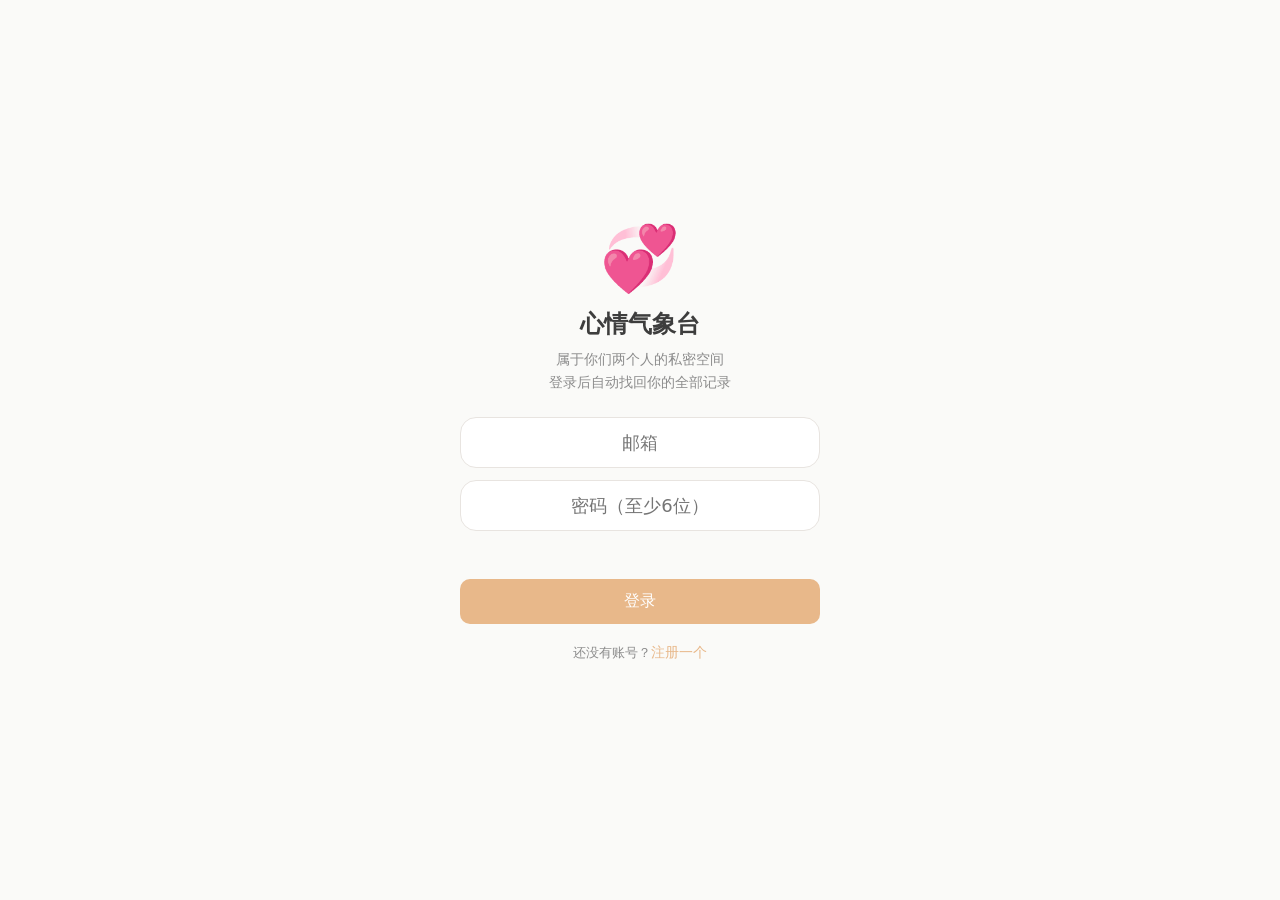
<file: index.html>
<!DOCTYPE html>
<html lang="zh-CN">
<head>
<meta charset="UTF-8">
<meta http-equiv="Content-Type" content="text/html; charset=UTF-8">
<meta http-equiv="Cache-Control" content="no-cache,no-store,must-revalidate">
<meta http-equiv="Pragma" content="no-cache">
<meta http-equiv="Expires" content="0">
<meta name="viewport" content="width=device-width,initial-scale=1,maximum-scale=1,user-scalable=no,viewport-fit=cover">
<meta name="apple-mobile-web-app-capable" content="yes">
<meta name="apple-mobile-web-app-status-bar-style" content="default">
<meta name="theme-color" content="#FAFAF8">
<title>心情气象台</title>
<script>console.log('v3 loaded');document.body.style.background='#FFF7ED';</script>
<link rel="manifest" href="manifest.json?v=128">
<link rel="icon" type="image/png" href="icon-192.png?v=128">
<link rel="apple-touch-icon" href="apple-touch-icon.png?v=128">
<link rel="stylesheet" href="css/style.css?v=128">
</head>
<body>

<div id="screen-auth" style="display:none"></div>

<div id="app">

<div id="view-weather" class="view active">
<header class="view-header"><h1>心情气象台</h1><span class="room-badge" id="room-badge"></span></header>

<div id="care-banner"></div>
<div id="status-area"></div>

<div class="card my-mood-card" id="my-mood-card">
<div class="mood3d-wrapper">
<div class="mood3d-button"><span class="mood3d-shine"></span><span class="mood3d-icon" id="mood3d-icon">☀️</span><span class="mood3d-label" id="mood3d-label">晴朗</span></div>
<div class="mood3d-shadow"></div>
</div>
<div class="mood3d-grid">
<div class="mood3d-opt" data-mood="sunny" onclick="pickMood('sunny')"><span>☀️</span><span>晴朗</span></div>
<div class="mood3d-opt" data-mood="cloudy" onclick="pickMood('cloudy')"><span>☁️</span><span>多云</span></div>
<div class="mood3d-opt" data-mood="rainy" onclick="pickMood('rainy')"><span>🌧️</span><span>雨天</span></div>
<div class="mood3d-opt" data-mood="storm" onclick="pickMood('storm')"><span>⛈️</span><span>雷暴</span></div>
<div class="mood3d-opt" data-mood="love" onclick="pickMood('love')"><span>❤️</span><span>爱心</span></div>
<div class="mood3d-opt" data-mood="dnd" onclick="pickMood('dnd')"><span>🔕</span><span>勿扰</span></div>
</div>
<div id="mood-note-display"></div>
</div>

<div id="daily-section"></div>

<div id="crane-jar-card" style="display:none"></div>
<div class="card partner-mood-card" id="partner-card" style="display:none">
<div class="card-title" id="partner-mood-title">TA的心情</div>
<div class="partner-mood-display"><span class="partner-mood-icon" id="partner-mood-icon">☀️</span><div><div class="partner-mood-label" id="partner-mood-label">晴朗</div><div class="partner-mood-updated" id="partner-mood-updated">尚未更新</div></div></div>
<div class="partner-mood-note" id="partner-mood-note"></div>
</div>

<div class="card" id="invite-card" style="display:none"></div>
</div>

<div id="view-chat" class="view">
<div id="timeline-area"></div>
<div id="input-bar-area"></div>
</div>

<div id="view-treehole" class="view">
<header class="view-header"><h1>树洞</h1><span class="header-subtitle">你的私密空间</span></header>
<div id="shared-diary-section"></div>
<div id="capsule-section"></div>
<div id="diary-section"></div>
<div id="memorial-section"></div>
</div>

<div id="view-settings" class="view">
<header class="view-header"><h1>设置</h1></header>
<div id="profile-section"></div>
<div class="settings-list">
<div class="card setting-item"><div class="setting-info"><div class="setting-label">TA的称呼</div><div class="setting-desc" id="setting-partner-name"></div></div><button class="btn-text" onclick="editPartnerName()">修改</button></div>
<div class="card setting-item" id="setting-pair"><div class="setting-info"><div class="setting-label">连接TA</div><div class="setting-desc">创建或加入房间</div></div><button class="btn-text" onclick="openPairing()">去连接</button></div>
<div class="card setting-item" id="setting-room" style="display:none"><div class="setting-info"><div class="setting-label">房间号</div><div class="setting-desc" id="setting-room-code"></div></div><button class="btn-text btn-danger" onclick="leaveAndReset()">退出房间</button></div>
<div class="card" id="setting-members-card" style="display:none">
<div class="setting-label" style="margin-bottom:10px">房间成员 <span id="setting-member-count" style="color:var(--accent-warm)"></span></div>
<div id="setting-members"></div>
</div>
<div class="card setting-item" id="setting-clear-chat" style="display:none"><div class="setting-info"><div class="setting-label">清空聊天记录</div><div class="setting-desc">双方一起清空，心情和日记不受影响</div></div><button class="btn-text btn-danger" onclick="clearChatHistory()">清空</button></div>
<div class="card setting-item"><div class="setting-info"><div class="setting-label">新消息提醒</div><div class="setting-desc" id="setting-push-desc">已关闭</div></div><button class="btn-text" id="setting-push-btn" onclick="Push.toggle()">开启</button></div>
<div class="card setting-item"><div class="setting-info"><div class="setting-label">提示音</div><div class="setting-desc">收到新消息时响一声</div></div><button class="btn-text" id="setting-push-sound" onclick="Push.toggleSound()">提示音 开 🔊</button></div>
<div class="card setting-item"><div class="setting-info"><div class="setting-label">账号</div><div class="setting-desc" id="setting-account">—</div></div><button class="btn-text" onclick="Account.logout()">退出登录</button></div>
<div class="card setting-item"><div class="setting-info"><div class="setting-label">清除本地缓存</div><div class="setting-desc">只删本机临时缓存，账号和记录保留</div></div><button class="btn-text btn-danger" onclick="clearAllData()">清除</button></div>
</div>
<p class="version-info">心情气象台 v128</p>
</div>

<nav class="tab-bar">
<button class="tab-btn active" data-view="weather"><span class="tab-icon">🏠</span><span class="tab-label">气象台</span></button>
<button class="tab-btn" data-view="chat" id="tab-chat" style="display:none"><span class="tab-icon">💬</span><span class="tab-label">对话</span></button>
<button class="tab-btn" data-view="treehole"><span class="tab-icon">🌳</span><span class="tab-label">树洞</span></button>
<button class="tab-btn" data-view="settings"><span class="tab-icon">⚙️</span><span class="tab-label">设置</span></button>
</nav>
</div>

<!-- v114: 移除 #send-overlay（投递给TA）——旧的独立入口，功能已由对话页输入栏与涂鸦面板覆盖 -->
<div id="doodle-overlay" class="overlay hidden">
<div class="doodle-toolbar"><button class="btn-icon" onclick="Doodle.close(false)">✕</button><span class="doodle-title">情绪涂鸦</span><button class="btn-icon" id="btn-doodle-save" onclick="Doodle.close(true)">✓</button></div>
<div class="doodle-colors" id="doodle-colors">
<button class="color-btn active" data-color="#E57373" style="background:#E57373"></button>
<button class="color-btn" data-color="#FFB74D" style="background:#FFB74D"></button>
<button class="color-btn" data-color="#FFF176" style="background:#FFF176"></button>
<button class="color-btn" data-color="#81C784" style="background:#81C784"></button>
<button class="color-btn" data-color="#64B5F6" style="background:#64B5F6"></button>
<button class="color-btn" data-color="#9575CD" style="background:#9575CD"></button>
<button class="color-btn" data-color="#424242" style="background:#424242"></button>
<button class="color-btn" data-color="#FAFAF8" style="background:#FAFAF8;border:1px solid #ddd"></button>
</div>
<canvas id="doodle-canvas"></canvas>
<div class="doodle-controls">
<div class="brush-sizes" id="brush-sizes">
<button class="size-btn" data-size="3"><span class="brush-dot" style="width:4px;height:4px"></span></button>
<button class="size-btn active" data-size="6"><span class="brush-dot" style="width:8px;height:8px"></span></button>
<button class="size-btn" data-size="12"><span class="brush-dot" style="width:14px;height:14px"></span></button>
</div>
<button class="btn-secondary" id="btn-eraser">🧹 橡皮</button>
<button class="btn-secondary" id="btn-clear-canvas">🗑️ 清空</button>
<div class="bg-colors" id="bg-colors">
<button class="bg-btn active" data-bg="#F5F0EB" style="background:#F5F0EB" title="米黄"></button>
<button class="bg-btn" data-bg="#E8E4E0" style="background:#E8E4E0" title="浅灰"></button>
<button class="bg-btn" data-bg="#D5D0CA" style="background:#D5D0CA" title="深灰"></button>
</div>
</div>
</div>

<div id="profile-overlay" class="pf-overlay hidden"></div>

<div id="pairing-overlay" class="overlay hidden" style="z-index:150">
<div class="send-header"><button class="btn-icon" onclick="closePairing()">✕</button><span class="send-title">连接TA</span></div>
<div id="pairing-options" style="padding:24px 20px;display:flex;flex-direction:column;gap:12px">
<div class="send-option-card" onclick="showCreateRoom()"><span class="send-opt-icon">🏗️</span><span class="send-opt-label">创建房间</span></div>
<div class="send-option-card" onclick="showJoinRoom()"><span class="send-opt-icon">🔑</span><span class="send-opt-label">加入房间</span></div>
<div class="send-option-card" onclick="openScanJoin()"><span class="send-opt-icon">📷</span><span class="send-opt-label">扫码进TA的房间</span></div>
</div>
<div id="pairing-create" class="hidden" style="padding:24px 20px">
<input type="password" id="create-password" class="auth-input" placeholder="设置房间密码（至少8位，别用生日和重复数字）" maxlength="20">
<p class="auth-error" id="create-error"></p>
<button class="btn-primary btn-full" onclick="doCreateRoom()">创建</button>
<div id="room-waiting" class="hidden" style="text-align:center;padding-top:20px">
<div class="auth-waiting-icon">💫</div>
<p style="font-size:14px;color:var(--text-secondary);margin-bottom:12px">等待TA加入…</p>
<div class="my-code-box"><span>房间号</span><strong id="room-code-display" style="cursor:pointer" title="点击复制" onclick="copyRoomCode()"></strong><div id="copy-hint" style="font-size:11px;color:var(--accent-green);margin-top:4px;display:none">已复制！</div></div>
<div style="margin:14px 0 6px;font-size:13px;font-weight:600">让TA扫这个码直接进</div>
<div id="pair-qr" style="display:flex;justify-content:center;background:#fff;border-radius:12px;padding:10px;width:fit-content;margin:0 auto"></div>
<p style="font-size:12px;color:var(--text-secondary);margin-top:8px">TA扫码后会直接跳到加入页，房间号已填好，只要输密码</p>
<button class="btn-secondary btn-full" style="margin-top:10px" onclick="shareInviteLink()">🔗 复制邀请链接</button>
<p style="font-size:12px;color:var(--text-secondary);margin-top:10px">也可以手动把房间号和密码发给TA</p>
<button class="btn-text" onclick="cancelCreate()">取消</button>
</div>
<button class="btn-text" onclick="showPairingOptions()" style="margin-top:8px">← 返回</button>
</div>
<div id="pairing-join" class="hidden" style="padding:24px 20px">
<p id="join-invite-hint" class="hidden" style="font-size:13px;color:var(--accent-green);margin-bottom:8px">💌 已从邀请链接读到房间号，输入密码即可</p>
<input type="text" id="join-code" class="auth-input" placeholder="输入房间号" maxlength="10" style="text-transform:uppercase">
<input type="password" id="join-password" class="auth-input" placeholder="输入房间密码" maxlength="20">
<p class="auth-error" id="join-error"></p>
<button class="btn-primary btn-full" onclick="doJoinRoom()">加入</button>
<button class="btn-text" onclick="startScan()" style="margin-top:8px">📷 用相机扫码</button>
<button class="btn-text" onclick="showPairingOptions()" style="margin-top:8px">← 返回</button>
</div>
<div id="pairing-scan" class="hidden" style="padding:24px 20px;text-align:center">
<div style="position:relative;width:100%;max-width:260px;margin:0 auto;border-radius:14px;overflow:hidden;background:#000">
<video id="scan-video" playsinline muted style="width:100%;display:block"></video>
</div>
<p id="scan-hint" style="font-size:12px;color:var(--text-secondary);margin-top:10px">把TA屏幕上的二维码放进框里</p>
<p class="auth-error" id="scan-error"></p>
<input type="file" id="scan-file" accept="image/*" class="hidden">
<button class="btn-secondary btn-full" onclick="document.getElementById('scan-file').click()" style="margin-top:6px">从相册选二维码</button>
<button class="btn-text" onclick="stopScan();showJoinRoom()" style="margin-top:8px">← 返回</button>
</div>
</div>

<div id="modal-shared-entry" class="modal hidden">
<div class="modal-backdrop"></div>
<div class="modal-card"><h3 id="shared-entry-modal-title"></h3><div class="shared-entry-mood" id="shared-entry-modal-mood"></div><p class="shared-entry-text" id="shared-entry-modal-text"></p><img class="shared-entry-doodle" id="shared-entry-modal-doodle" style="display:none" alt="涂鸦"><button class="btn-secondary btn-full" onclick="document.getElementById('modal-shared-entry').classList.add('hidden')">关闭</button></div>
</div>

<div id="mood-note-modal" class="modal hidden">
<div class="modal-backdrop mood-note-backdrop" onclick="Weather.closeMoodNote()"></div>
<div class="modal-card mood-note-pop">
<div class="mood-note-pop-head"><span class="mood-note-pop-emoji" id="mood-note-pop-emoji">☀️</span><span class="mood-note-pop-label" id="mood-note-pop-label">晴朗</span></div>
<p class="mood-note-pop-hint">发生甚么事情啦...</p>
<textarea id="mood-note-text" class="mood-note-ta" maxlength="60"></textarea>
<div class="mood-note-pop-actions">
<button class="btn-secondary" onclick="Weather.closeMoodNote()">取消</button>
<button class="btn-primary" onclick="Weather.saveMoodNote()">保存</button>
</div>
</div>
</div>

<div id="daily-sheet" class="dc-sheet hidden">
<div class="dc-sheet-backdrop" onclick="Daily.closeSheet(true)"></div>
<div class="dc-sheet-panel">
<div class="dc-sheet-q" id="ds-question"></div>
<textarea id="ds-text" class="dc-sheet-ta" maxlength="300" placeholder="写点什么…"></textarea>
<button class="dc-seal-btn" onclick="Daily.seal()">封存这封信</button>
</div>
</div>

<div id="toast" class="toast hidden"></div>

<div id="ping-overlay" class="cn-overlay hidden" onclick="Crane.hideOverlay()">
<div class="cn-heart-wrap">
<div class="cn-glow"></div>
<svg class="cn-heart" viewBox="0 0 24 22.5" aria-hidden="true" focusable="false"><path d="M12 20.35l-1.45-1.32C5.4 14.36 2 11.28 2 7.5 2 4.42 4.42 2 7.5 2c1.74 0 3.41.81 4.5 2.09C13.09 2.81 14.76 2 16.5 2 19.58 2 22 4.42 22 7.5c0 3.78-3.4 6.86-8.55 11.54L12 20.35z" fill="#E5989B" fill-opacity="0.92"/></svg>
</div>
<div class="cn-overlay-foot">
<span class="cn-ping-text" id="ping-text"></span>
<button class="cn-reply" id="ping-reply" onclick="Crane.reply(event)">我也想你了</button>
</div>
</div>

<script src="js/utils.js?v=128"></script>
<script src="js/qrdecode.js?v=128"></script>
<script src="js/storage.js?v=128"></script>
<script src="js/supabase.js?v=128"></script>
<script src="js/crypto.js?v=128"></script>
<script src="js/sync.js?v=128"></script>
<script src="js/weather.js?v=128"></script>
<script src="js/treehole.js?v=128"></script>
<script src="js/doodle.js?v=128"></script>
<script src="js/care.js?v=128"></script>
<script src="js/crane.js?v=128"></script>
<script src="js/weekly.js?v=128"></script>
<script src="js/push.js?v=128"></script>
<script src="js/daily.js?v=128"></script>
<script src="js/capsule.js?v=128"></script>
<script src="js/profile.js?v=128"></script>
<script src="js/account.js?v=128"></script>
<script src="js/app.js?v=128"></script>
</body>
</html>
</file>
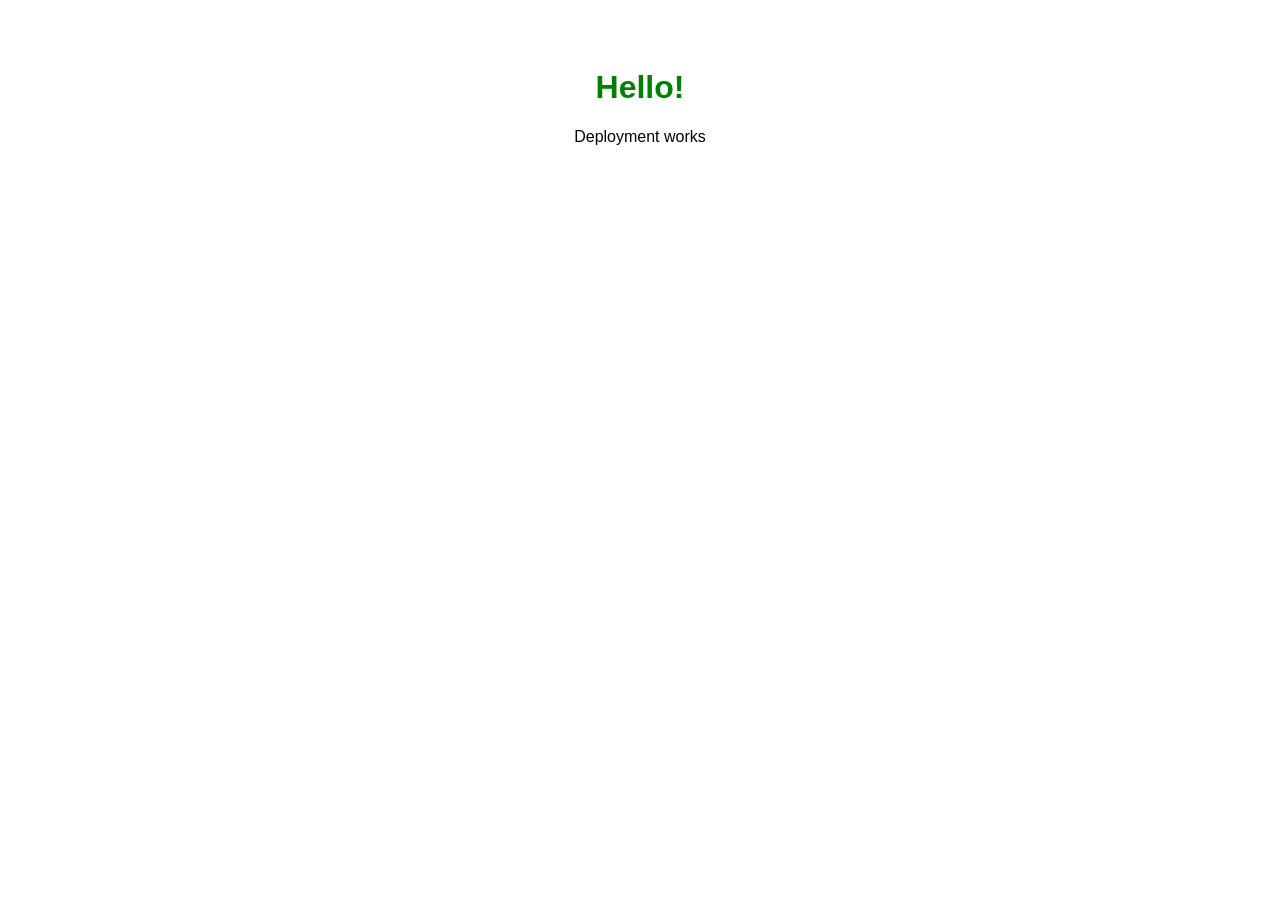
<file: test.html>
<!DOCTYPE html><html><head><meta charset="UTF-8"><meta name="viewport" content="width=device-width,initial-scale=1"><title>Test</title></head><body style="font-family:sans-serif;padding:40px;text-align:center"><h1 style="color:green">Hello!</h1><p>Deployment works</p></body></html>
</file>
<file: css/style.css>
:root{--bg-primary:#FAFAF8;--bg-secondary:#F5F0EB;--bg-card:#FFFFFF;--text-primary:#3D3D3D;--text-secondary:#8C8C8C;--accent-warm:#E8B88A;--accent-blue:#B8C8D8;--accent-green:#A8C8A0;--accent-red:#D4A0A0;--border:#E8E4E0;--shadow:0 2px 8px rgba(0,0,0,0.06);--radius:16px;--radius-sm:10px;--font:'Segoe UI',system-ui,-apple-system,sans-serif;--tab-height:64px;--safe-bottom:env(safe-area-inset-bottom,0px);--primary:#E8B88A;--card:#FFFFFF;--text:#3D3D3D;--text-dim:#8C8C8C;--bg:#FFFFFF}*,*::before,*::after{box-sizing:border-box;margin:0;padding:0}html,body{height:100%;overflow:hidden}body{font-family:var(--font);background:var(--bg-primary);color:var(--text-primary);-webkit-font-smoothing:antialiased;-webkit-tap-highlight-color:transparent;user-select:none;-webkit-user-select:none}#app{height:100%;display:flex;flex-direction:column;max-width:480px;margin:0 auto;position:relative;overflow:hidden}.view{flex:1;overflow-y:auto;overflow-x:hidden;padding:16px 16px 24px;display:none;-webkit-overflow-scrolling:touch}.view.active{display:block}.view-header{display:flex;align-items:baseline;gap:10px;padding:8px 0 16px}.view-header h1{font-size:22px;font-weight:600}.header-subtitle{font-size:13px;color:var(--text-secondary)}.tab-bar{display:flex;background:var(--bg-card);border-top:1px solid var(--border);padding-bottom:var(--safe-bottom);height:calc(var(--tab-height) + var(--safe-bottom));flex-shrink:0}.tab-btn{flex:1;display:flex;flex-direction:column;align-items:center;justify-content:center;gap:2px;border:none;background:none;cursor:pointer;color:var(--text-secondary);transition:color 0.2s;font-family:var(--font);font-size:11px;-webkit-tap-highlight-color:transparent}.tab-btn{position:relative}.tab-btn.has-badge::after{content:'';position:absolute;top:4px;right:50%;margin-right:-18px;width:8px;height:8px;background:#F43F5E;border-radius:50%;border:2px solid var(--bg-card)}.tab-btn.active{color:var(--accent-warm)}.tab-icon{font-size:22px}.tab-label{font-size:11px}.card{background:var(--bg-card);border-radius:var(--radius);padding:16px;margin-bottom:12px;box-shadow:var(--shadow)}.card-title{font-size:14px;font-weight:600;color:var(--text-secondary);margin-bottom:12px}.btn-primary{background:var(--accent-warm);color:white;border:none;border-radius:var(--radius-sm);padding:10px 20px;font-size:15px;font-weight:500;cursor:pointer;font-family:var(--font);-webkit-tap-highlight-color:transparent}.btn-primary:active{background:#d4a67a;transform:scale(0.97)}.btn-secondary{background:var(--bg-secondary);color:var(--text-primary);border:1px solid var(--border);border-radius:var(--radius-sm);padding:10px 20px;font-size:15px;cursor:pointer;font-family:var(--font);-webkit-tap-highlight-color:transparent}.btn-text{background:none;border:none;color:var(--accent-warm);font-size:14px;cursor:pointer;font-family:var(--font);padding:4px 0;-webkit-tap-highlight-color:transparent}.btn-danger{color:var(--accent-red)!important}.btn-icon{background:none;border:none;font-size:20px;cursor:pointer;padding:8px;border-radius:50%;width:40px;height:40px;display:flex;align-items:center;justify-content:center;-webkit-tap-highlight-color:transparent}.btn-full{width:100%;padding:12px;font-size:16px;margin-top:8px}.mood3d-wrapper{display:flex;flex-direction:column;align-items:center;position:relative;padding:8px 0}.mood3d-button{position:relative;width:100px;height:100px;border-radius:50%;border:none;cursor:pointer;display:flex;flex-direction:column;align-items:center;justify-content:center;gap:4px;background:linear-gradient(145deg,#ffffff 0%,#f0ece6 100%);box-shadow:0 8px 32px rgba(0,0,0,0.12),0 4px 8px rgba(0,0,0,0.08),inset 0 1px 0 rgba(255,255,255,0.9),inset 0 -2px 4px rgba(0,0,0,0.04);transform:translateY(-2px);transition:transform 0.1s ease,box-shadow 0.1s ease;-webkit-tap-highlight-color:transparent;font-family:var(--font);outline:none;z-index:2}.mood3d-shine{position:absolute;top:12px;left:25%;width:50%;height:40%;border-radius:50%;background:linear-gradient(180deg,rgba(255,255,255,0.6) 0%,rgba(255,255,255,0) 100%);pointer-events:none}.mood3d-icon{font-size:36px;line-height:1;filter:drop-shadow(0 2px 4px rgba(0,0,0,0.1))}.mood3d-label{font-size:14px;font-weight:600}.mood3d-shadow{width:65px;height:12px;border-radius:50%;background:rgba(0,0,0,0.08);margin-top:-2px;filter:blur(5px)}.mood3d-grid{display:grid;grid-template-columns:repeat(3,1fr);gap:8px;padding-top:12px}.mood3d-opt{display:flex;flex-direction:column;align-items:center;gap:2px;padding:8px 4px;border:2px solid var(--border);border-radius:var(--radius);background:var(--bg-card);cursor:pointer;font-family:var(--font);font-size:11px;color:var(--text-primary);transition:all 0.15s;-webkit-tap-highlight-color:transparent}.mood3d-opt span:first-child{font-size:22px}.mood3d-opt:active{background:var(--bg-secondary);border-color:var(--accent-warm);transform:scale(0.95)}.mood3d-opt.selected{border-color:var(--accent-warm);background:var(--bg-secondary)}.partner-mood-display{display:flex;align-items:center;gap:14px;padding:4px 0}.partner-mood-icon{font-size:36px}.partner-mood-label{font-size:16px;font-weight:600}.partner-mood-updated{font-size:12px;color:var(--text-secondary);margin-top:2px}.partner-doodle-thumb{text-align:center;padding:8px 0}.partner-doodle-thumb img{max-width:160px;max-height:160px;border-radius:var(--radius-sm);border:1px solid var(--border);cursor:pointer}.partner-doodle-date{font-size:12px;color:var(--text-secondary);margin-top:6px}.history-item{display:flex;align-items:center;gap:10px;padding:12px 0;border-bottom:1px solid var(--border);cursor:pointer}.history-item:last-child{border-bottom:none}.history-mood{font-size:20px;flex-shrink:0}.history-preview{flex:1;font-size:14px;overflow:hidden;text-overflow:ellipsis;white-space:nowrap}.history-date{font-size:11px;color:var(--text-secondary);flex-shrink:0}.entry-textarea{width:100%;border:1px solid var(--border);border-radius:var(--radius-sm);padding:12px;font-family:var(--font);font-size:15px;resize:none;background:var(--bg-secondary);color:var(--text-primary);outline:none}.entry-textarea:focus{border-color:var(--accent-warm)}.entry-actions{margin-top:12px}.entry-mood-select{display:flex;gap:6px;margin-bottom:10px}.mood-stamp-btn{width:44px;height:44px;border-radius:50%;border:2px solid var(--border);background:var(--bg-card);font-size:22px;cursor:pointer;transition:all 0.2s;-webkit-tap-highlight-color:transparent;display:flex;align-items:center;justify-content:center}.mood-stamp-btn.selected{border-color:var(--accent-warm);background:var(--bg-secondary);transform:scale(1.1)}.entry-submit-row{display:flex;gap:8px;justify-content:flex-end}.entry-timeline{display:flex;flex-direction:column;gap:8px;margin-top:16px;padding-bottom:40px}.date-group{margin-bottom:8px}.date-group-label{font-size:12px;color:var(--text-secondary);padding:8px 0 4px;font-weight:500}.entry-item{background:var(--bg-card);border-radius:var(--radius-sm);padding:14px 16px;box-shadow:var(--shadow);border-left:3px solid transparent}.entry-item.mood-sunny{border-left-color:#FFB74D}.entry-item.mood-cloudy{border-left-color:#B8C8D8}.entry-item.mood-rainy{border-left-color:#64B5F6}.entry-item.mood-storm{border-left-color:#9575CD}.entry-item.mood-love{border-left-color:#E57373}.entry-item.mood-dnd{border-left-color:#B0B0B0}.entry-item-header{display:flex;justify-content:space-between;align-items:center;margin-bottom:6px}.entry-item-mood{font-size:20px}.entry-item-time{font-size:11px;color:var(--text-secondary)}.entry-item-text{font-size:14px;line-height:1.5;white-space:pre-wrap;word-break:break-word}.entry-item-doodle{margin-top:8px}.entry-item-doodle img{max-width:120px;max-height:120px;border-radius:var(--radius-sm);border:1px solid var(--border);cursor:pointer}.entry-item-actions{display:flex;justify-content:flex-end;gap:8px;margin-top:8px}.share-btn{font-size:12px;padding:6px 12px;border-radius:20px;border:1px solid var(--accent-warm);background:var(--bg-card);color:var(--accent-warm);cursor:pointer;font-family:var(--font)}.share-btn.shared{background:var(--accent-warm);color:white}.delete-btn{font-size:12px;padding:6px 12px;border-radius:20px;border:1px solid var(--border);background:var(--bg-card);color:var(--text-secondary);cursor:pointer;font-family:var(--font)}.delete-btn:active{background:var(--accent-red);color:white;border-color:var(--accent-red)}.settings-list{display:flex;flex-direction:column;gap:8px}.setting-item{display:flex;align-items:center;justify-content:space-between}.setting-info{flex:1;margin-right:12px}.setting-label{font-size:15px;font-weight:500}.setting-desc{font-size:12px;color:var(--text-secondary);margin-top:2px}.overlay{position:fixed;inset:0;z-index:100;background:var(--bg-primary);display:flex;flex-direction:column}.overlay.hidden{display:none}.send-header{display:flex;align-items:center;justify-content:space-between;padding:8px 12px;background:var(--bg-card);border-bottom:1px solid var(--border);height:48px;flex-shrink:0}.send-title{font-size:16px;font-weight:600}.send-options{display:flex;flex-direction:column;gap:12px;padding:24px 20px}.send-option-card{display:flex;align-items:center;gap:14px;padding:20px;background:var(--bg-card);border:1px solid var(--border);border-radius:var(--radius);cursor:pointer;font-family:var(--font);font-size:16px;-webkit-tap-highlight-color:transparent}.send-option-card:active{background:var(--bg-secondary);border-color:var(--accent-warm)}.send-opt-icon{font-size:32px}.send-opt-label{font-weight:500}.send-textarea{width:calc(100% - 40px);border:1px solid var(--border);border-radius:var(--radius);padding:16px;font-family:var(--font);font-size:16px;resize:none;background:var(--bg-card);outline:none;margin:16px 20px}.send-mood-row{display:flex;align-items:center;gap:8px;padding:0 20px;margin-bottom:16px}.send-mood-label{font-size:13px;color:var(--text-secondary);white-space:nowrap}.send-mood-select{display:flex;gap:4px}.send-actions{display:flex;align-items:center;justify-content:space-between;padding:0 20px}.send-save-label{font-size:13px;color:var(--text-secondary);cursor:pointer;display:flex;align-items:center;gap:4px}.doodle-toolbar{display:flex;align-items:center;justify-content:space-between;padding:8px 12px;background:var(--bg-card);border-bottom:1px solid var(--border);height:48px;flex-shrink:0}.doodle-title{font-size:16px;font-weight:600}.doodle-colors{display:flex;gap:6px;padding:10px 12px;justify-content:center;flex-shrink:0}.color-btn{width:30px;height:30px;border-radius:50%;border:2px solid transparent;cursor:pointer;transition:transform 0.15s,border-color 0.15s;-webkit-tap-highlight-color:transparent}.color-btn:active,.color-btn.active{transform:scale(1.2);border-color:var(--text-primary)}#doodle-canvas{flex:1;width:100%;touch-action:none;cursor:crosshair}.doodle-controls{display:flex;align-items:center;gap:8px;padding:10px 12px calc(10px + env(safe-area-inset-bottom,0px));background:var(--bg-card);border-top:1px solid var(--border);flex-shrink:0;flex-wrap:wrap;justify-content:center}.brush-sizes{display:flex;gap:4px;align-items:center}.size-btn{width:32px;height:32px;border-radius:50%;border:2px solid var(--border);background:var(--bg-card);cursor:pointer;display:flex;align-items:center;justify-content:center;-webkit-tap-highlight-color:transparent}.size-btn.active{border-color:var(--accent-warm);background:var(--bg-secondary)}.brush-dot{background:var(--text-primary);border-radius:50%}.bg-colors{display:flex;gap:4px;align-items:center}.bg-btn{width:24px;height:24px;border-radius:50%;border:2px solid var(--border);cursor:pointer;-webkit-tap-highlight-color:transparent}.bg-btn.active{border-color:var(--text-primary)}.modal{position:fixed;inset:0;z-index:200;display:flex;align-items:center;justify-content:center}.modal.hidden{display:none}.modal-backdrop{position:absolute;inset:0;background:rgba(0,0,0,0.3);backdrop-filter:blur(2px)}.modal-card{position:relative;background:var(--bg-card);border-radius:var(--radius);padding:24px;width:90%;max-width:340px;box-shadow:0 8px 32px rgba(0,0,0,0.12);display:flex;flex-direction:column;gap:12px}.modal-card h3{font-size:18px;font-weight:600;text-align:center}.shared-entry-text{font-size:15px;line-height:1.6;white-space:pre-wrap;color:var(--text-primary)}.shared-entry-doodle{max-width:100%;border-radius:var(--radius-sm);border:1px solid var(--border)}.shared-entry-mood{font-size:36px;text-align:center}.toast{position:fixed;bottom:100px;left:50%;transform:translateX(-50%);background:var(--text-primary);color:white;padding:10px 24px;border-radius:24px;font-size:14px;z-index:300;opacity:0;transition:opacity 0.3s;pointer-events:none}.toast.show{opacity:1}.toast.hidden{display:none}.empty-hint{text-align:center;color:var(--text-secondary);font-size:13px;padding:20px 0}.hidden{display:none!important}::-webkit-scrollbar{width:0;background:transparent}.doodle-fullscreen{position:fixed;inset:0;z-index:150;background:rgba(0,0,0,0.85);display:flex;align-items:center;justify-content:center;cursor:pointer}.doodle-fullscreen img{max-width:95%;max-height:95%;border-radius:var(--radius)}#screen-auth{position:fixed;inset:0;z-index:500;background:var(--bg-primary);display:flex;align-items:center;justify-content:center}.auth-container{width:90%;max-width:360px;text-align:center}.auth-icon{font-size:64px;margin-bottom:12px}.auth-container h2{font-size:24px;font-weight:600;margin-bottom:8px}.auth-desc{font-size:14px;color:var(--text-secondary);margin-bottom:24px;line-height:1.6}.auth-input{width:100%;padding:14px 16px;border:1px solid var(--border);border-radius:var(--radius);font-size:18px;font-family:var(--font);text-align:center;background:var(--bg-card);color:var(--text-primary);outline:none;margin-bottom:12px;-webkit-tap-highlight-color:transparent}.auth-input:focus{border-color:var(--accent-warm)}.auth-hint{font-size:13px;color:var(--text-secondary);margin-bottom:16px;line-height:1.5}.auth-error{font-size:13px;color:var(--accent-red);min-height:20px;margin-bottom:8px}.my-code-box{background:var(--bg-secondary);border-radius:var(--radius);padding:14px;margin-bottom:16px;text-align:center}.my-code-box span{display:block;font-size:12px;color:var(--text-secondary);margin-bottom:4px}.my-code-box strong{font-size:28px;letter-spacing:4px;color:var(--accent-warm)}.auth-waiting-icon{font-size:56px;margin-bottom:16px;animation:float 2s ease-in-out infinite}@keyframes float{0%,100%{transform:translateY(0)}50%{transform:translateY(-8px)}}.room-badge{font-size:11px;color:var(--accent-warm);background:var(--bg-secondary);padding:2px 10px;border-radius:10px;font-weight:500}#view-chat.active{display:flex;flex-direction:column;overflow:hidden;padding:0;height:100%;background:transparent}#view-chat.active #timeline-area{flex:1;min-height:0;overflow-y:auto;-webkit-overflow-scrolling:touch;padding:0}#view-chat.active #timeline-area>.card{border-radius:18px 18px 0 0;box-shadow:none;margin-bottom:0;padding:12px 16px;min-height:100%;background:rgba(255,255,255,0.25)}#view-chat.active #input-bar-area{flex-shrink:0;padding:8px 0 12px}.version-info{text-align:center;font-size:11px;color:var(--text-secondary);margin-top:24px;padding-bottom:24px}

/* ==================== v118 新增：心情备注 / 每日一题 / 时光胶囊 / 推送设置 ==================== */
/* ---- v119：心情备注改为弹窗化，主界面只留一张清爽展示卡 ---- */
.mood-note-display:empty{display:none}
.mood-note-show{display:flex;align-items:center;gap:10px;margin-top:12px;padding:12px 14px;background:var(--bg-secondary);border-radius:var(--radius-sm);cursor:pointer;transition:transform 0.15s}
.mood-note-show:active{transform:scale(0.98)}
.mood-note-show-emoji{font-size:20px;line-height:1;flex-shrink:0}
.mood-note-show-text{flex:1;min-width:0;font-size:14px;line-height:1.5;color:var(--text-primary);word-break:break-word}
.mood-note-show-label{font-weight:600}
.mood-note-show-clear{flex-shrink:0;background:none;border:none;color:var(--text-secondary);font-size:14px;cursor:pointer;padding:4px 2px;line-height:1;font-family:var(--font)}
.partner-mood-note{margin-top:8px}
.partner-note{font-size:13px;line-height:1.5;color:var(--text-primary);background:var(--bg-secondary);border-radius:10px;padding:8px 12px;word-break:break-word}

/* ---- v119：备注弹窗（居中卡片 + 深遮罩毛玻璃 + 缩放入场）---- */
.modal-backdrop.mood-note-backdrop{background:rgba(0,0,0,0.45);backdrop-filter:blur(4px);-webkit-backdrop-filter:blur(4px)}
.modal-card.mood-note-pop{width:88%;max-width:360px;padding:22px 20px 18px;gap:0}
.mood-note-pop-head{display:flex;align-items:center;justify-content:center;gap:10px}
.mood-note-pop-emoji{font-size:34px;line-height:1}
.mood-note-pop-label{font-size:18px;font-weight:600}
.mood-note-pop-hint{font-size:13px;color:var(--text-secondary);text-align:center;margin:8px 0 14px}
.mood-note-ta{display:block;width:100%;height:80px;border:none;border-radius:12px;background:var(--bg-secondary);padding:12px 14px;font-family:var(--font);font-size:15px;line-height:1.5;color:var(--text-primary);resize:none;outline:none;user-select:text;-webkit-user-select:text}
.mood-note-ta:focus{background:#F1EBE4}
.mood-note-pop-actions{display:flex;gap:10px;margin-top:16px}
.mood-note-pop-actions button{flex:1;padding:11px 0;font-size:15px}
@keyframes moodNoteFade{from{opacity:0}to{opacity:1}}
@keyframes moodNoteIn{from{opacity:0;transform:scale(0.9)}to{opacity:1;transform:scale(1)}}
#mood-note-modal:not(.hidden) .mood-note-backdrop{animation:moodNoteFade 0.2s ease}
#mood-note-modal:not(.hidden) .mood-note-pop{animation:moodNoteIn 0.24s cubic-bezier(0.34,1.4,0.64,1)}

/* 时光胶囊复用这两个类名，保留 */
.daily-head{display:flex;justify-content:space-between;align-items:center;margin-bottom:8px}
.daily-streak{font-size:11px;color:#B0733F;background:#FBF2E7;border-radius:10px;padding:2px 9px;font-weight:500}
.daily-streak.ready{color:#2F7D4F;background:#E9F6EE}

/* ==================== v120：每日一题（密信盲盒风） ==================== */
/* 卡片 = 一封复古信封/明信片 */
.daily-card{background:#FAF7F5;border:1px solid #F0E9E4;border-radius:20px;box-shadow:0 6px 22px rgba(170,128,116,0.10);padding:18px 18px 16px}
.dc-head{display:flex;margin-bottom:14px}
/* 邮票贴纸 */
.dc-stamp{display:inline-block;padding:6px 11px;background:#FFFDFB;border:1px dashed #E7CFC6;border-radius:5px;font-size:11px;letter-spacing:0.4px;color:#A98A80;transform:rotate(-2.4deg);box-shadow:0 2px 6px rgba(170,128,116,0.10)}
/* 盲盒：盖住问题的色块 */
.dc-scratch{position:relative;min-height:108px;display:flex;align-items:center;justify-content:center;background:#FDF0F0;border-radius:16px;cursor:pointer;overflow:hidden;transition:opacity 0.3s ease,transform 0.3s ease;-webkit-tap-highlight-color:transparent}
.dc-scratch::after{content:'';position:absolute;inset:6px;border:1px dashed rgba(229,152,155,0.55);border-radius:11px;pointer-events:none}
.dc-scratch-txt{font-size:13px;color:#C08A8C;letter-spacing:0.3px}
.dc-scratch.dc-opening{opacity:0;transform:scale(0.96)}
/* 刮开后浮现的问题：衬线 + 斜体，居中，上下留白 */
.dc-question{font-family:Georgia,'Times New Roman','Songti SC','STSong','Noto Serif SC',serif;font-style:italic;font-size:17px;line-height:1.9;text-align:center;color:#4A4340;padding:24px 14px;animation:dcQIn 0.5s ease both}
@keyframes dcQIn{from{opacity:0;transform:translateY(6px)}to{opacity:1;transform:none}}
/* 写回信的入口（一行轻提示，不是大按钮） */
.dc-write{margin-top:2px;padding:13px 16px;border-radius:14px;background:#fff;border:1px dashed #E7DCD6;font-size:14px;color:#B3A49D;text-align:center;cursor:pointer;transition:border-color 0.2s}
.dc-write:active{border-color:#E5989B}
/* 封存后的回执卡 */
.dc-sealed{margin-top:2px;padding:14px 16px;border-radius:14px;background:#fff;border:1px solid #F2EAE6;cursor:pointer}
.dc-sealed-txt{display:block;font-size:14.5px;line-height:1.7;color:#4A4340;white-space:pre-wrap;word-break:break-word}
.dc-sealed-tag{display:inline-block;margin-top:8px;font-size:10px;letter-spacing:0.5px;color:#C08A8C;background:#FDF0F0;border-radius:9px;padding:2px 8px}
/* TA 的回信 */
.dc-from-ta{margin-top:14px;padding-top:12px;border-top:1px dashed #EFE3DD}
.dc-from-ta-who{display:block;font-size:11px;color:#B3A49D;margin-bottom:6px}
.dc-from-ta-text{font-size:14px;line-height:1.7;color:#4A4340;white-space:pre-wrap;word-break:break-word}
.dc-note{font-size:12.5px;color:#B3A49D;margin-top:10px;text-align:center}
/* 往期密信 */
.dc-past-head{font-size:12px;color:#B3A49D;margin-top:16px;padding-top:12px;border-top:1px dashed #EFE3DD;cursor:pointer;text-align:center}
.dc-past{margin-top:10px;max-height:300px;overflow-y:auto}
.dc-past-item{padding:11px 0;border-bottom:1px dashed #F2EAE6}
.dc-past-item:last-child{border-bottom:none}
.dc-past-date{font-size:11px;color:#B3A49D;margin-bottom:4px}
.dc-past-q{font-family:Georgia,'Songti SC','STSong',serif;font-style:italic;font-size:13px;line-height:1.7;color:#6B625D;margin-bottom:6px}
.dc-past-a{font-size:13px;line-height:1.6;color:#4A4340;margin-bottom:4px;word-break:break-word}
.dc-tag{display:inline-block;font-size:10px;color:#C08A8C;background:#FDF0F0;border-radius:8px;padding:1px 7px;margin-right:6px;vertical-align:1px}
.dc-tag.ta{color:#9C8BA8;background:#F5F0F7}
/* 底部：交叠的心 + 默契值（原打卡天数已去掉） */
.dc-foot{display:flex;align-items:center;justify-content:center;gap:7px;margin-top:16px;padding-top:13px;border-top:1px dashed #EFE3DD}
.dc-hearts{display:block}
.dc-foot-txt{font-size:12px;color:#B3A49D;letter-spacing:0.3px}
/* 今天双方都回信了 → 亮一个小小的「今天 +1」 */
.dc-foot-up{font-size:11px;font-weight:600;color:#E0727A;background:#FDECEE;border-radius:9px;padding:2px 7px;letter-spacing:0.2px}

/* ---- v120：写信用的底部弹窗（Bottom Sheet）---- */
.dc-sheet{position:fixed;inset:0;z-index:210;display:flex;align-items:flex-end;justify-content:center}
.dc-sheet-backdrop{position:absolute;inset:0;background:rgba(0,0,0,0.38);backdrop-filter:blur(3px);-webkit-backdrop-filter:blur(3px);animation:dcFade 0.22s ease}
.dc-sheet-panel{position:relative;width:100%;max-width:480px;background:#fff;border-radius:22px 22px 0 0;padding:20px 20px calc(18px + var(--safe-bottom));box-shadow:0 -6px 28px rgba(0,0,0,0.14);animation:dcSheetUp 0.3s cubic-bezier(0.34,1.2,0.64,1)}
.dc-sheet-q{font-size:12px;line-height:1.6;color:#B3A49D;text-align:center;padding:0 6px 14px;border-bottom:1px dashed #F2EAE6;margin-bottom:14px}
/* 纯白无边框的书写区（不再是灰色大框） */
.dc-sheet-ta{display:block;width:100%;min-height:132px;border:none;background:transparent;padding:0 2px;font-family:var(--font);font-size:16px;line-height:1.85;color:#3D3D3D;resize:none;outline:none;user-select:text;-webkit-user-select:text}
.dc-sheet-ta::placeholder{color:#CFC5BF}
.dc-seal-btn{display:block;width:100%;margin-top:16px;padding:14px 0;border:none;border-radius:999px;background:#E5989B;color:#fff;font-family:var(--font);font-size:15.5px;font-weight:500;letter-spacing:0.5px;cursor:pointer;-webkit-tap-highlight-color:transparent;transition:transform 0.15s,opacity 0.15s}
.dc-seal-btn:active{transform:scale(0.98);opacity:0.9}
@keyframes dcFade{from{opacity:0}to{opacity:1}}
@keyframes dcSheetUp{from{transform:translateY(100%)}to{transform:translateY(0)}}
#daily-sheet:not(.hidden) .dc-sheet-backdrop{animation:dcFade 0.22s ease}
#daily-sheet:not(.hidden) .dc-sheet-panel{animation:dcSheetUp 0.3s cubic-bezier(0.34,1.2,0.64,1)}

.capsule-form{margin-bottom:12px}
.capsule-presets{display:flex;gap:6px;flex-wrap:wrap;margin-top:8px}
.chip{background:var(--bg-secondary);border:1px solid var(--border);border-radius:20px;padding:5px 12px;font-size:12px;color:var(--text-primary);cursor:pointer;font-family:var(--font)}
.chip:active{border-color:var(--accent-warm)}
.capsule-date-row{display:flex;align-items:center;gap:8px;margin-top:10px;font-size:12px;color:var(--text-secondary)}
.capsule-date{flex:1;padding:7px 10px;border:1px solid var(--border);border-radius:8px;background:var(--bg);color:var(--text-primary);font-family:var(--font);font-size:13px}
.capsule-item{border:1px solid var(--border);border-radius:12px;padding:12px;margin-top:10px;background:var(--bg)}
.capsule-item.ready{border-color:#A8C8A0;background:#F6FBF6}
.capsule-item.opened{background:var(--bg-card)}
.capsule-item-head{display:flex;align-items:center;gap:10px}
.capsule-ico{font-size:24px;flex-shrink:0}
.capsule-meta{flex:1;min-width:0}
.capsule-title{font-size:14px;font-weight:600;color:var(--text-primary)}
.capsule-sub{font-size:11px;color:var(--text-dim);margin-top:2px}
.capsule-del{flex-shrink:0;font-size:11px!important}
.capsule-text-open{font-size:14px;line-height:1.7;white-space:pre-wrap;word-break:break-word;color:var(--text-primary);margin-top:10px;padding-top:10px;border-top:1px dashed var(--border)}
.capsule-open-btn{margin-top:10px;padding:8px 16px!important;font-size:14px!important}
.capsule-locked-hint{font-size:11px;color:var(--text-dim);margin-top:6px}
.capsule-foot{font-size:10.5px;color:#C6BCB7;text-align:center;margin-top:12px;letter-spacing:0.3px}
.capsule-letter{font-size:15px;line-height:1.8;white-space:pre-wrap;word-break:break-word;color:var(--text-primary);background:var(--bg-secondary);border-radius:12px;padding:14px;max-height:46vh;overflow-y:auto}

/* ---- v122：想你了（即时信号，不是计数器）---- */
/* 发送方：一张纯白圆角卡 + 中间一个大圆按钮，没有容器、没有计数 */
.cn-card{background:#FFFFFF;border-radius:20px;box-shadow:0 4px 12px rgba(0,0,0,0.03);padding:20px 18px 15px;margin-bottom:12px;text-align:center}
/* v123：按钮从 112px 实心大圆 → 描边胶囊 + 心（更轻、更克制） */
.cn-btn{display:inline-flex;align-items:center;gap:7px;padding:12px 28px;border:1.5px solid #E9B3B6;border-radius:999px;background:#FFFFFF;color:#DF8A8E;font-family:var(--font);font-size:15px;letter-spacing:1.5px;cursor:pointer;-webkit-tap-highlight-color:transparent;box-shadow:0 2px 8px rgba(229,152,155,0.10);transition:transform 0.35s cubic-bezier(0.34,1.56,0.64,1),background 0.22s ease,box-shadow 0.25s ease}
.cn-btn .cn-btn-ic{display:flex;color:#E5989B}
.cn-btn:active{transform:scale(0.94);background:#FDF4F4;box-shadow:0 1px 4px rgba(229,152,155,0.10)}
.cn-btn.cn-tapped{animation:cnTap 0.4s cubic-bezier(0.34,1.56,0.64,1)}
@keyframes cnTap{0%{transform:scale(0.92)}100%{transform:scale(1)}}
.cn-hint{height:17px;margin-top:10px;font-size:12px;color:#B3A49D;letter-spacing:0.3px;opacity:0;transition:opacity 0.3s ease}
.cn-hint.show{opacity:1}
.cn-foot{margin-top:4px;font-size:11.5px;color:#C6BCB7;letter-spacing:0.2px}

/* 接收方：全屏透明浮层，不打断任何操作 */
.cn-overlay{position:fixed;inset:0;z-index:260;display:flex;align-items:center;justify-content:center;background:transparent;opacity:1;transition:opacity 0.6s ease}
.cn-overlay.hidden{display:none}
.cn-overlay.cn-out{opacity:0}
.cn-heart-wrap{position:relative;width:170px;height:170px;display:flex;align-items:center;justify-content:center;transition:transform 0.6s cubic-bezier(0.4,0,0.2,1)}
.cn-overlay.cn-out .cn-heart-wrap{animation:none;transform:scale(0.72)}
.cn-glow{position:absolute;inset:0;border-radius:50%;background:radial-gradient(circle,rgba(229,152,155,0.5),rgba(229,152,155,0) 70%);opacity:0.2}
.cn-heart{position:relative;width:104px;height:104px;display:block;filter:drop-shadow(0 8px 18px rgba(229,152,155,0.3))}
.cn-play .cn-heart-wrap{animation:cnBeat 1.2s ease-in-out 4}
.cn-play .cn-glow{animation:cnGlow 1.2s ease-in-out 4}
@keyframes cnBeat{0%,100%{transform:scale(1)}45%{transform:scale(1.15)}}
@keyframes cnGlow{0%,100%{opacity:0.2}45%{opacity:0.6}}
.cn-overlay-foot{position:absolute;left:0;right:0;bottom:12%;text-align:center;opacity:0;animation:cnFadeIn 0.8s ease 0.45s forwards}
.cn-ping-text{display:block;font-size:13px;color:#B3A49D;letter-spacing:0.3px}
.cn-reply{margin-top:12px;padding:8px 22px;border:1px solid rgba(229,152,155,0.55);border-radius:999px;background:rgba(255,255,255,0.92);color:#DF8A8E;font-family:var(--font);font-size:13px;cursor:pointer;-webkit-tap-highlight-color:transparent;transition:transform 0.18s ease,background 0.2s ease,color 0.2s ease}
.cn-reply:active{transform:scale(0.96)}
.cn-reply.done{border-color:transparent;background:transparent;color:#B3A49D;cursor:default}
@keyframes cnFadeIn{from{opacity:0;transform:translateY(6px)}to{opacity:1;transform:translateY(0)}}


/* ==================== v127：账号登录 / 房间成员 ==================== */
#screen-auth .auth-container h2{color:var(--text-primary)}
#screen-auth .btn-text{font-weight:500}
.member-row{display:flex;align-items:center;gap:10px;padding:9px 2px;border-bottom:1px solid var(--border)}
.member-row:last-child{border-bottom:none}
.member-dot{width:9px;height:9px;border-radius:50%;background:var(--accent-blue);flex-shrink:0}
.member-dot.me{background:var(--accent-green)}
.member-name{flex:1;font-size:14px;color:var(--text-primary);word-break:break-word}
.member-tag{font-size:11px;color:var(--accent-green);background:var(--bg-secondary);padding:2px 8px;border-radius:10px;flex-shrink:0}
.member-tag.ta{color:var(--accent-warm)}

/* ==================== v128：个人资料（头像 + 昵称） ==================== */
.pf-avatar{display:inline-flex;align-items:center;justify-content:center;flex-shrink:0;border-radius:50%;background:var(--bg-secondary);overflow:hidden;line-height:1}
.pf-avatar img{width:100%;height:100%;object-fit:cover;display:block}
.pf-emoji{display:block;width:100%;text-align:center}
.pf-sm{width:30px;height:30px;font-size:17px}
.pf-lg{width:52px;height:52px;font-size:28px}
.pf-xl{width:88px;height:88px;font-size:46px;background:var(--bg-secondary)}
.profile-card{margin-bottom:8px}
.profile-card-main{display:flex;align-items:center;gap:12px}
.profile-card-info{flex:1;min-width:0}
.profile-card-name{font-size:16px;font-weight:600;color:var(--text-primary);word-break:break-word}
.profile-card-mail{font-size:12px;color:var(--text-secondary);margin-top:3px;word-break:break-all}
.pf-overlay{position:fixed;inset:0;z-index:260;display:flex;align-items:flex-end;justify-content:center;background:rgba(0,0,0,0.35);backdrop-filter:blur(2px)}
.pf-overlay.hidden{display:none}
.pf-sheet{width:100%;max-width:480px;background:var(--bg-card);border-radius:20px 20px 0 0;padding-bottom:calc(16px + env(safe-area-inset-bottom,0px));animation:pfUp .28s cubic-bezier(.2,.8,.2,1)}
@keyframes pfUp{from{transform:translateY(100%)}to{transform:translateY(0)}}
.pf-sheet-head{display:flex;align-items:center;justify-content:space-between;padding:6px 10px;border-bottom:1px solid var(--border)}
.pf-sheet-title{font-size:16px;font-weight:600}
.pf-sheet-body{padding:18px 20px 4px}
.pf-tip{font-size:13px;color:var(--text-secondary);text-align:center;margin-bottom:18px;line-height:1.5}
.pf-avatar-pick{display:flex;flex-direction:column;align-items:center;gap:10px;margin-bottom:18px}
.pf-upload-btn{font-size:13px;color:var(--accent-warm);border:1px solid var(--accent-warm);border-radius:999px;padding:5px 16px;cursor:pointer;-webkit-tap-highlight-color:transparent}
.pf-pick-label{font-size:12px;color:var(--text-secondary);text-align:center;margin-bottom:8px}
.pf-emoji-grid{display:grid;grid-template-columns:repeat(6,1fr);gap:8px;margin-bottom:18px}
.pf-emoji-opt{aspect-ratio:1;border:2px solid transparent;border-radius:12px;background:var(--bg-secondary);font-size:24px;cursor:pointer;-webkit-tap-highlight-color:transparent;transition:transform .15s,border-color .15s}
.pf-emoji-opt.active{border-color:var(--accent-warm);background:var(--bg-card);transform:scale(1.05)}
.pf-skip{display:block;width:100%;text-align:center;background:none;border:none;color:var(--text-secondary);font-size:14px;font-family:var(--font);padding:14px 0 6px;cursor:pointer;-webkit-tap-highlight-color:transparent}

/* ==================== v128：在线状态（头像绿点 + 成员状态字） ==================== */
.pf-wrap{position:relative;display:inline-flex;flex-shrink:0;vertical-align:middle}
.pf-online{position:absolute;right:-1px;bottom:-1px;width:10px;height:10px;border-radius:50%;background:#b8b8bd;border:2px solid var(--bg-card);box-shadow:0 0 0 1px rgba(0,0,0,.04)}
.pf-online.on{background:#34c759}
.member-online{font-size:11px;color:#9a9aa0;flex-shrink:0;margin-right:2px}
.member-online.on{color:#34c759}
</file>
